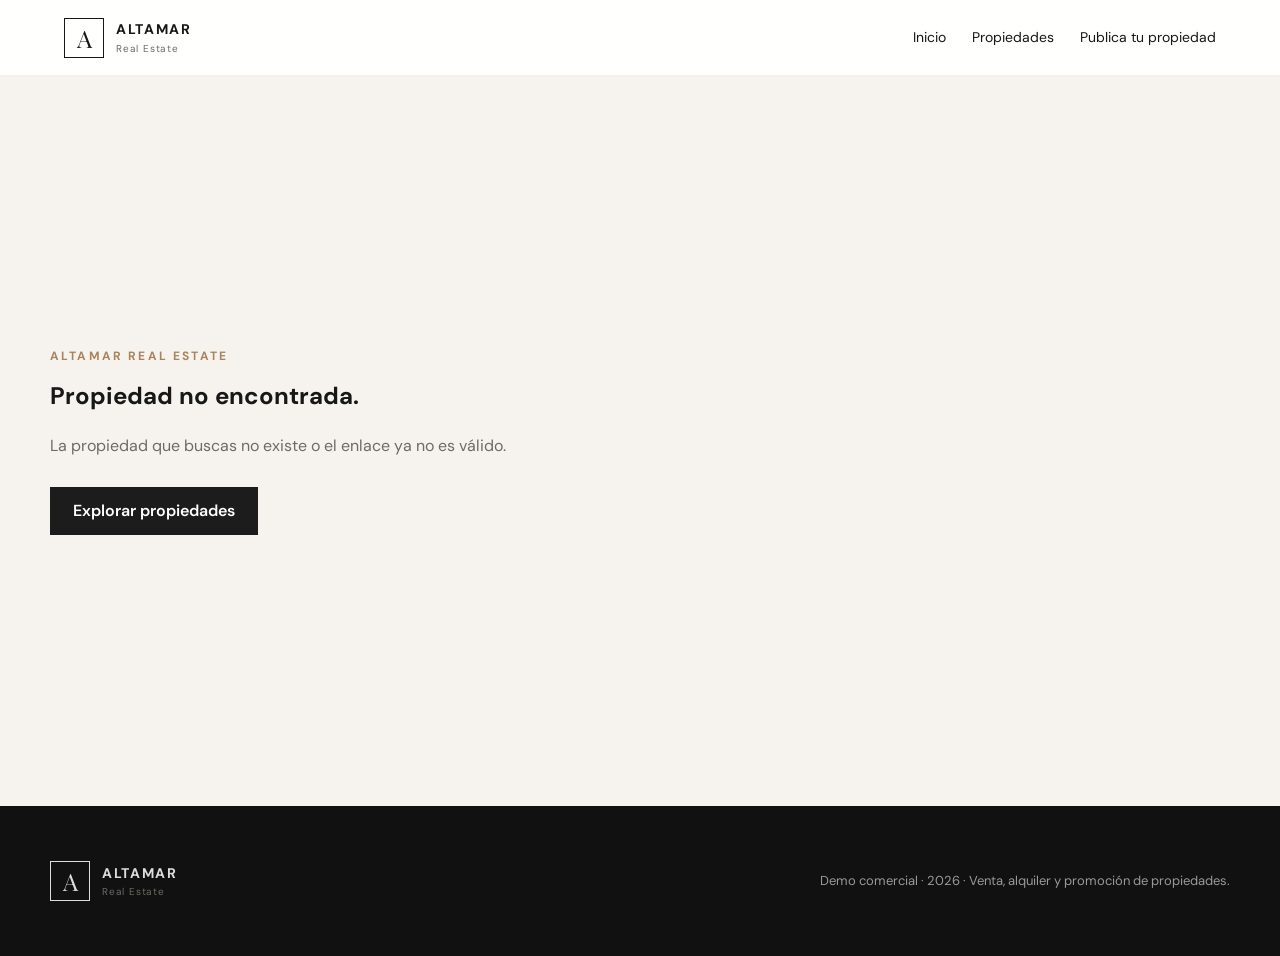
<file: propiedad.html>
<!doctype html>
<html lang="es">

<head>
    <meta charset="utf-8">

    <meta
        name="viewport"
        content="width=device-width, initial-scale=1"
    >

    <title>Propiedad | Altamar</title>

    <link rel="stylesheet" href="style.css">
</head>


<body>

    <!-- =========================================
         HEADER
    ========================================== -->

    <header class="header">

        <a class="brand" href="index.html">

            <span class="brand-mark">
                A
            </span>

            <span>
                <strong>ALTAMAR</strong>
                <small>Real Estate</small>
            </span>

        </a>


        <button
            class="menu-btn"
            id="menuBtn"
            aria-label="Menú"
        >
            ☰
        </button>


        <nav class="nav" id="nav">

            <a href="index.html">
                Inicio
            </a>

            <a href="index.html#categorias">
                Propiedades
            </a>

            <a href="publica.html">
                Publica tu propiedad
            </a>

        </nav>

    </header>


    <!-- =========================================
         CONTENIDO DE LA PROPIEDAD
    ========================================== -->

    <main id="propertyMain"></main>


    <!-- =========================================
         FOOTER
    ========================================== -->

    <footer class="footer">

        <div class="inner">

            <div class="brand">

                <span class="brand-mark">
                    A
                </span>

                <span>
                    <strong>ALTAMAR</strong>
                    <small>Real Estate</small>
                </span>

            </div>


            <p>
                Demo comercial ·
                <span id="year"></span>
                · Venta, alquiler y promoción de propiedades.
            </p>

        </div>

    </footer>


    <!-- =========================================
         DATOS DE PROPIEDADES
    ========================================== -->

    <script src="js/propiedades.js"></script>


    <!-- =========================================
         JAVASCRIPT
    ========================================== -->

    <script>

        /* ========================================
           OBTENER ID DE LA PROPIEDAD
        ======================================== */

        const params =
            new URLSearchParams(window.location.search);

        const id =
            params.get('id');


        /* ========================================
           BUSCAR PROPIEDAD
        ======================================== */

        const propiedad =
            PROPIEDADES.find(
                item => item.id === id
            );


        const propertyMain =
            document.getElementById('propertyMain');


        /* ========================================
           PROPIEDAD NO ENCONTRADA
        ======================================== */

        if (!propiedad) {

            document.title =
                'Propiedad no encontrada | Altamar';

            propertyMain.innerHTML = `

                <section class="section">

                    <div
                        class="inner"
                        style="
                            min-height: 60vh;
                            display: flex;
                            flex-direction: column;
                            justify-content: center;
                            align-items: flex-start;
                        "
                    >

                        <span class="kicker">
                            ALTAMAR REAL ESTATE
                        </span>

                        <h1
                            style="
                                margin-top: 10px;
                                margin-bottom: 18px;
                            "
                        >
                            Propiedad no encontrada.
                        </h1>

                        <p class="lead">
                            La propiedad que buscas no existe
                            o el enlace ya no es válido.
                        </p>

                        <div class="actions">

                            <a
                                class="btn btn-dark"
                                href="index.html#categorias"
                            >
                                Explorar propiedades
                            </a>

                        </div>

                    </div>

                </section>

            `;

        } else {


            /* ========================================
               TÍTULO DEL NAVEGADOR
            ======================================== */

            document.title =
                propiedad.nombre + ' | Altamar';


            /* ========================================
               ESTADO
            ======================================== */

            const estadoTexto =
                propiedad.disponible
                    ? 'Disponible'
                    : 'No disponible';


            /* ========================================
               GALERÍA
            ======================================== */

            const galeria = [

                propiedad.imagen,

                'https://images.unsplash.com/photo-1600585154340-be6161a56a0c?auto=format&fit=crop&w=1200&q=85',

                'https://images.unsplash.com/photo-1600566753086-00f18fb6b3ea?auto=format&fit=crop&w=1200&q=85',

                'https://images.unsplash.com/photo-1560185008-b033106af5c3?auto=format&fit=crop&w=1200&q=85',

                'https://images.unsplash.com/photo-1600210492486-724fe5c67fb0?auto=format&fit=crop&w=1200&q=85'

            ];


            /* ========================================
               PROPIEDADES SIMILARES DISPONIBLES
            ======================================== */

            const similaresMismaCategoria =
                PROPIEDADES.filter(
                    item =>
                        item.id !== propiedad.id &&
                        item.categoria === propiedad.categoria &&
                        item.disponible === true
                );


            const otrasPropiedades =
                PROPIEDADES.filter(
                    item =>
                        item.id !== propiedad.id &&
                        item.categoria !== propiedad.categoria &&
                        item.disponible === true
                );


            const propiedadesSimilares = [
                ...similaresMismaCategoria,
                ...otrasPropiedades
            ].slice(0, 3);


            /* ========================================
               CREAR TARJETA
            ======================================== */

            function crearTarjeta(item) {

                return `

                    <a
                        class="property-card"
                        href="propiedad.html?id=${item.id}"
                    >

                        <img
                            src="${item.imagen}"
                            alt="${item.nombre}"
                            loading="lazy"
                        >


                        <div class="property-body">

                            <span class="status">
                                ● Disponible
                            </span>


                            <p class="meta">
                                ${item.categoria}
                                ·
                                ${item.ubicacion}
                            </p>


                            <h3>
                                ${item.nombre}
                            </h3>


                            <p class="price">
                                ${item.precio}
                            </p>


                            <strong>
                                Ver propiedad →
                            </strong>

                        </div>

                    </a>

                `;

            }


            /* ========================================
               CREAR PÁGINA
            ======================================== */

            propertyMain.innerHTML = `


                <!-- =================================
                     HERO
                ================================== -->

                <section
                    class="hero detail-hero"
                    style="
                        background-image:
                        url('${propiedad.imagen}');
                    "
                >

                    <div class="hero-content">

                        <span class="eyebrow">

                            ${propiedad.operacion.toUpperCase()}
                            ·
                            ${propiedad.categoria.toUpperCase()}

                        </span>


                        <h1>
                            ${propiedad.nombre}
                        </h1>


                        <p>
                            ${propiedad.ubicacion}
                        </p>


                        <p
                            style="
                                font-size: 30px;
                                font-weight: 700;
                                margin-top: 14px;
                            "
                        >
                            ${propiedad.precio}
                        </p>


                        <div class="actions">

                            <a
                                class="btn btn-light"
                                href="#detalle"
                            >
                                Ver detalles
                            </a>


                            <a
                                class="btn btn-outline"
                                href="index.html#categorias"
                            >
                                Explorar categorías
                            </a>

                        </div>

                    </div>

                </section>


                <!-- =================================
                     ESTADÍSTICAS
                ================================== -->

                <section class="stats">

                    <div>

                        <strong>
                            ${propiedad.habitaciones}
                        </strong>

                        <span>
                            Habitaciones
                        </span>

                    </div>


                    <div>

                        <strong>
                            ${propiedad.banos}
                        </strong>

                        <span>
                            Baños
                        </span>

                    </div>


                    <div>

                        <strong>
                            ${propiedad.area}
                        </strong>

                        <span>
                            Área
                        </span>

                    </div>


                    <div>

                        <strong>
                            ${propiedad.parking}
                        </strong>

                        <span>
                            Estacionamientos
                        </span>

                    </div>


                    <div>

                        <strong
                            style="
                                color:
                                ${propiedad.disponible
                                    ? 'var(--green)'
                                    : '#8b3a3a'};
                            "
                        >
                            ${estadoTexto}
                        </strong>

                        <span>
                            Estado actual
                        </span>

                    </div>

                </section>


                <!-- =================================
                     DETALLES
                ================================== -->

                <section
                    class="section"
                    id="detalle"
                >

                    <div class="inner two-col">


                        <!-- DESCRIPCIÓN -->

                        <div>

                            <span class="kicker">
                                UNA OPORTUNIDAD PARA DESCUBRIR
                            </span>


                            <h2>
                                ${propiedad.nombre}
                            </h2>


                            <p class="lead">

                                Propiedad de demostración preparada
                                para sustituir por la información real
                                del cliente.

                                La estructura admite descripción,
                                condiciones, características,
                                amenidades y detalles específicos
                                según sea apartamento, alquiler
                                temporal o terreno.

                            </p>


                            <div
                                class="chips"
                                style="margin-top: 25px;"
                            >

                                <span class="chip">
                                    ${propiedad.categoria}
                                </span>


                                <span class="chip">
                                    ${propiedad.operacion}
                                </span>


                                <span class="chip">
                                    ${propiedad.area}
                                </span>

                            </div>

                        </div>


                        <!-- FICHA RÁPIDA -->

                        <div class="form-card">

                            <span class="status">
                                ● ${estadoTexto}
                            </span>


                            <h3
                                style="
                                    font-family: 'Playfair Display';
                                    font-size: 30px;
                                    margin: 16px 0;
                                "
                            >
                                Ficha rápida
                            </h3>


                            <p>
                                <strong>Ubicación:</strong>
                                ${propiedad.ubicacion}
                            </p>


                            <p>
                                <strong>Precio:</strong>
                                ${propiedad.precio}
                            </p>


                            <p>
                                <strong>Área:</strong>
                                ${propiedad.area}
                            </p>


                            <p>
                                <strong>Habitaciones:</strong>
                                ${propiedad.habitaciones}
                            </p>


                            <p>
                                <strong>Baños:</strong>
                                ${propiedad.banos}
                            </p>


                            <p>
                                <strong>Estacionamientos:</strong>
                                ${propiedad.parking}
                            </p>

                        </div>

                    </div>

                </section>


                <!-- =================================
                     GALERÍA
                ================================== -->

                <section
                    class="section"
                    style="background: white;"
                >

                    <div class="inner">

                        <span class="kicker">
                            GALERÍA
                        </span>


                        <h2>
                            Conoce cada espacio.
                        </h2>


                        <div class="gallery">

                            ${galeria.map(imagen => `

                                <img
                                    src="${imagen}"
                                    alt="${propiedad.nombre}"
                                    loading="lazy"
                                >

                            `).join('')}

                        </div>

                    </div>

                </section>


                <!-- =================================
                     UBICACIÓN + QR
                ================================== -->

                <section class="section">

                    <div class="inner two-col">


                        <!-- UBICACIÓN -->

                        <div>

                            <span class="kicker">
                                UBICACIÓN
                            </span>


                            <h2>
                                ${propiedad.ubicacion}
                            </h2>


                            <p class="lead">

                                En la versión final se coloca
                                el mapa y las referencias reales
                                correspondientes a esta propiedad.

                            </p>


                            <iframe
                                title="Mapa de ${propiedad.nombre}"
                                src="https://www.google.com/maps?q=Panama&output=embed"
                                style="
                                    width: 100%;
                                    height: 330px;
                                    border: 0;
                                    margin-top: 25px;
                                "
                                loading="lazy"
                            ></iframe>

                        </div>


                        <!-- QR -->

                        <div>

                            <span class="kicker">
                                CÓDIGO QR INDIVIDUAL
                            </span>


                            <h2>
                                Comparte esta propiedad.
                            </h2>


                            <div class="qr-box">

                                <img
                                    src="assets/qr/${propiedad.id}.png"
                                    alt="QR ${propiedad.nombre}"
                                >


                                <div>

                                    <p>
                                        Este código QR abre directamente
                                        la ficha de esta propiedad.
                                    </p>


                                    <a
                                        class="btn btn-dark"
                                        style="margin-top: 16px;"
                                        href="assets/qr/${propiedad.id}.png"
                                        download="QR-${propiedad.id}.png"
                                    >
                                        Descargar QR
                                    </a>

                                </div>

                            </div>

                        </div>

                    </div>

                </section>


                <!-- =================================
                     SOLICITAR INFORMACIÓN
                ================================== -->

                <section
                    class="section"
                    style="background: #eee8df;"
                >

                    <div class="inner two-col">


                        <!-- TEXTO -->

                        <div>

                            <span class="kicker">
                                SOLICITAR INFORMACIÓN
                            </span>


                            <h2>
                                ¿Te interesa esta propiedad?
                            </h2>


                            <p class="lead">

                                Déjanos tus datos.
                                El asesor recibe la solicitud
                                de forma privada.

                            </p>

                        </div>


                        <!-- FORMULARIO -->

                        <form
                            class="form-card"
                            name="consulta-propiedad"
                            method="POST"
                            data-netlify="true"
                        >

                            <input
                                type="hidden"
                                name="form-name"
                                value="consulta-propiedad"
                            >


                            <input
                                type="hidden"
                                name="propiedad"
                                value="${propiedad.nombre}"
                            >


                            <div class="form-grid">


                                <div class="field">

                                    <label for="nombre">
                                        Nombre
                                    </label>


                                    <input
                                        id="nombre"
                                        name="nombre"
                                        type="text"
                                        autocomplete="name"
                                        required
                                    >

                                </div>


                                <div class="field">

                                    <label for="telefono">
                                        Teléfono / WhatsApp
                                    </label>


                                    <input
                                        id="telefono"
                                        name="telefono"
                                        type="tel"
                                        autocomplete="tel"
                                        required
                                    >

                                </div>


                                <div class="field full">

                                    <label for="mensaje">
                                        Mensaje
                                    </label>


                                    <textarea
                                        id="mensaje"
                                        name="mensaje"
                                    >Me interesa ${propiedad.nombre}.</textarea>

                                </div>


                                <div class="field full">

                                    <button
                                        class="btn btn-dark"
                                        type="submit"
                                    >
                                        Enviar consulta
                                    </button>

                                </div>

                            </div>

                        </form>

                    </div>

                </section>


                <!-- =================================
                     PROPIEDADES SIMILARES
                ================================== -->

                <section class="section similar">

                    <div class="inner">

                        <span class="kicker">
                            SIGUE EXPLORANDO
                        </span>


                        <h2>
                            Otras propiedades.
                        </h2>


                        ${
                            propiedadesSimilares.length > 0

                                ? `

                                    <div class="property-grid">

                                        ${propiedadesSimilares
                                            .map(crearTarjeta)
                                            .join('')}

                                    </div>

                                `

                                : `

                                    <div class="empty">

                                        <strong>
                                            No hay otras propiedades
                                            disponibles por el momento.
                                        </strong>

                                    </div>

                                `
                        }


                        <div class="actions">

                            <a
                                class="btn btn-dark"
                                href="index.html#categorias"
                            >
                                Ver todas las categorías
                            </a>

                        </div>

                    </div>

                </section>

            `;

        }


        /* ========================================
           MENÚ MÓVIL
        ======================================== */

        const menuBtn =
            document.getElementById('menuBtn');

        const nav =
            document.getElementById('nav');


        if (menuBtn && nav) {

            menuBtn.addEventListener(
                'click',
                () => {

                    nav.classList.toggle('open');

                }
            );

        }


        /* ========================================
           AÑO AUTOMÁTICO
        ======================================== */

        const year =
            document.getElementById('year');


        if (year) {

            year.textContent =
                new Date().getFullYear();

        }

    </script>


</body>

</html>
</file>
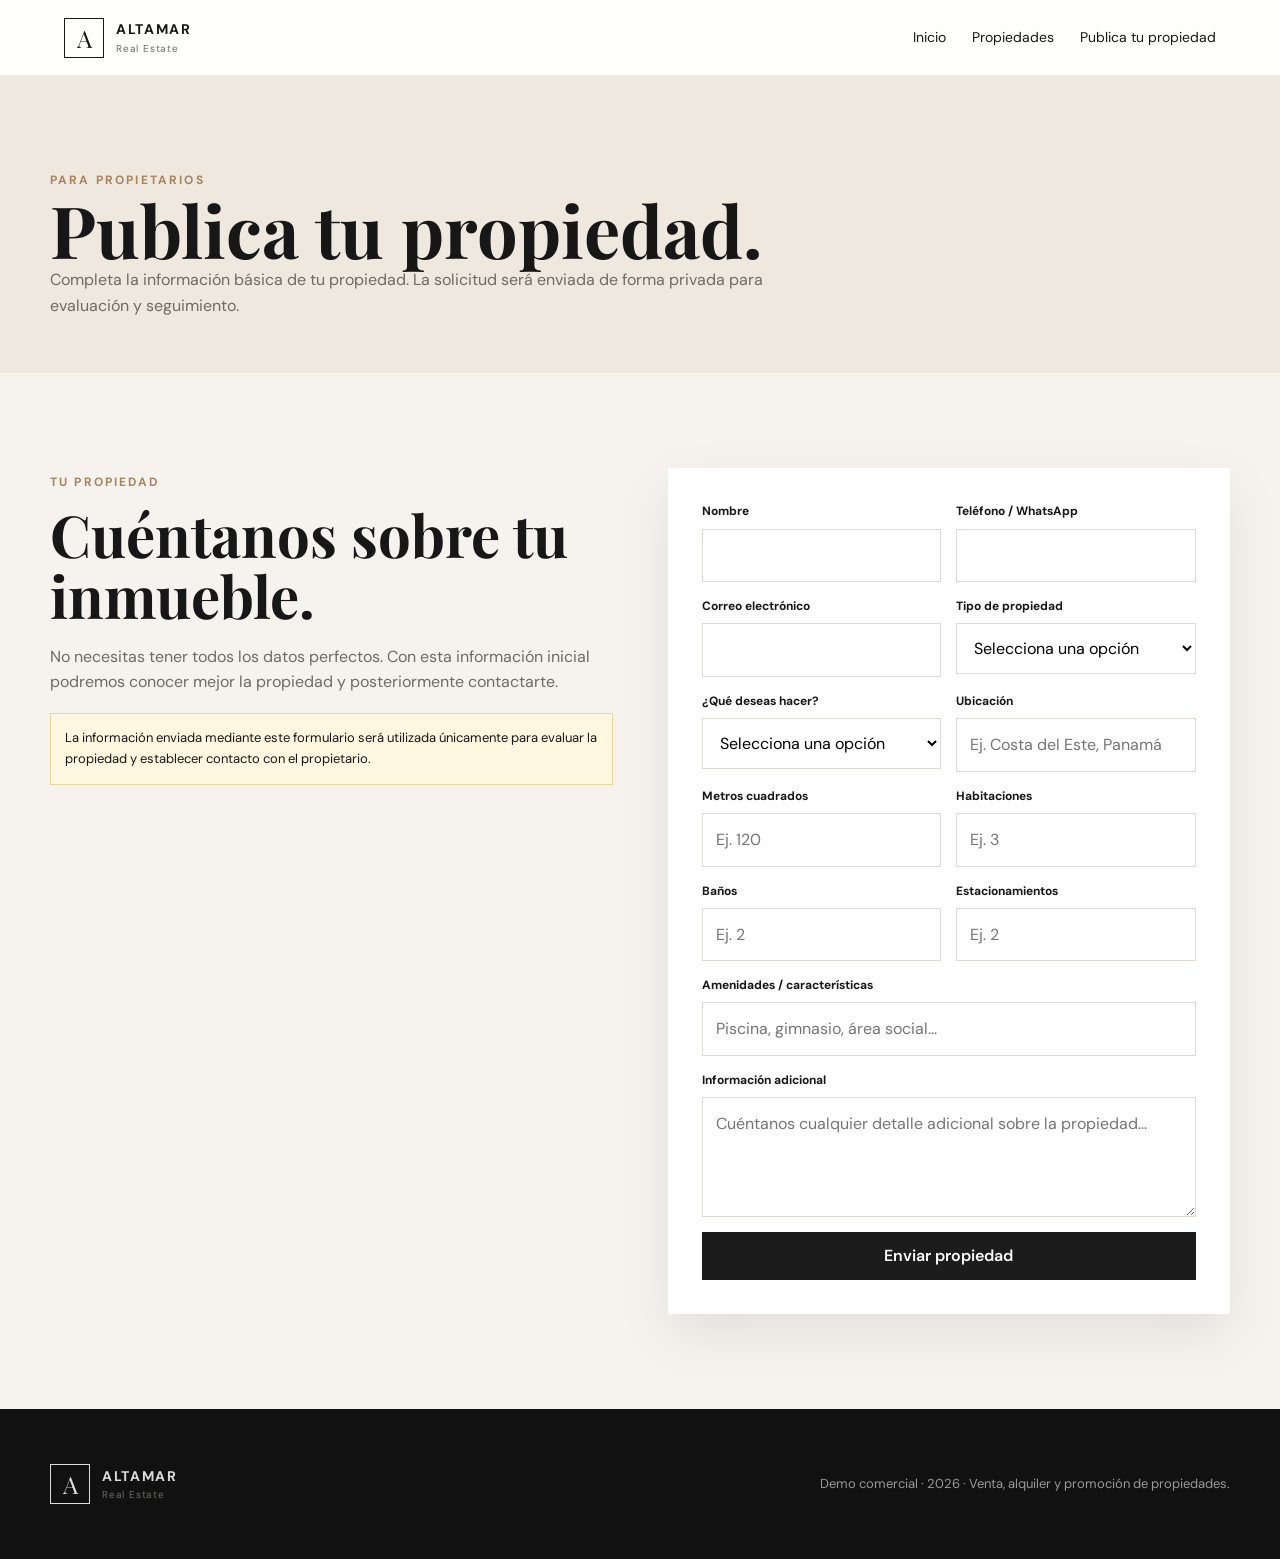
<file: publica.html>
<!doctype html>
<html lang="es">

<head>
    <meta charset="utf-8">
    <meta name="viewport" content="width=device-width, initial-scale=1">

    <title>Publica tu propiedad | Altamar</title>

    <link rel="stylesheet" href="style.css">
</head>

<body>

    <!-- =========================================
         HEADER
    ========================================== -->
    <header class="header">

        <a class="brand" href="index.html">
            <span class="brand-mark">A</span>

            <span>
                <strong>ALTAMAR</strong>
                <small>Real Estate</small>
            </span>
        </a>

        <button
            class="menu-btn"
            id="menuBtn"
            aria-label="Menú"
        >
            ☰
        </button>

            <nav class="nav" id="nav">

            <a href="index.html">
                Inicio
            </a>

            <a href="index.html#categorias">
                Propiedades
            </a>

            <a href="publica.html">
                Publica tu propiedad
            </a>

        </nav>

    </header>


    <!-- =========================================
         CONTENIDO PRINCIPAL
    ========================================== -->
    <main>

        <!-- ENCABEZADO -->
        <section class="page-head">

            <div class="inner">

                <span class="kicker">
                    PARA PROPIETARIOS
                </span>

                <h1 class="page-title">
                    Publica tu propiedad.
                </h1>

                <p class="lead">
                    Completa la información básica de tu propiedad.
                    La solicitud será enviada de forma privada para
                    evaluación y seguimiento.
                </p>

            </div>

        </section>


        <!-- =====================================
             FORMULARIO
        ====================================== -->
        <section class="section">

            <div class="inner two-col">

                <!-- INFORMACIÓN -->
                <div>

                    <span class="kicker">
                        TU PROPIEDAD
                    </span>

                    <h2>
                        Cuéntanos sobre tu inmueble.
                    </h2>

                    <p class="lead">
                        No necesitas tener todos los datos perfectos.
                        Con esta información inicial podremos conocer
                        mejor la propiedad y posteriormente contactarte.
                    </p>

                    <div class="notice">
                        La información enviada mediante este formulario
                        será utilizada únicamente para evaluar la propiedad
                        y establecer contacto con el propietario.
                    </div>

                </div>


                <!-- FORMULARIO -->
                <form
                    class="form-card"
                    name="publicar-propiedad"
                    method="POST"
                    data-netlify="true"
                    netlify-honeypot="bot-field"
                    id="propertyForm"
                >

                    <input
                        type="hidden"
                        name="form-name"
                        value="publicar-propiedad"
                    >

                    <p hidden>
                        <label>
                            No llenar este campo:
                            <input name="bot-field">
                        </label>
                    </p>


                    <div class="form-grid">


                        <!-- NOMBRE -->
                        <div class="field">

                            <label for="nombre">
                                Nombre
                            </label>

                            <input
                                id="nombre"
                                name="nombre"
                                type="text"
                                autocomplete="name"
                                required
                            >

                        </div>


                        <!-- TELÉFONO -->
                        <div class="field">

                            <label for="telefono">
                                Teléfono / WhatsApp
                            </label>

                            <input
                                id="telefono"
                                name="telefono"
                                type="tel"
                                autocomplete="tel"
                                required
                            >

                        </div>


                        <!-- CORREO -->
                        <div class="field">

                            <label for="email">
                                Correo electrónico
                            </label>

                            <input
                                id="email"
                                type="email"
                                name="email"
                                autocomplete="email"
                            >

                        </div>


                        <!-- TIPO DE PROPIEDAD -->
                        <div class="field">

                            <label for="tipo">
                                Tipo de propiedad
                            </label>

                            <select
                                id="tipo"
                                name="tipo"
                                required
                            >

                                <option value="" selected disabled>
                                    Selecciona una opción
                                </option>

                                <option value="Apartamento">
                                    Apartamento
                                </option>

                                <option value="Casa">
                                    Casa
                                </option>

                                <option value="Airbnb">
                                    Airbnb
                                </option>

                                <option value="Lote / terreno">
                                    Lote / terreno
                                </option>

                                <option value="Otro">
                                    Otro
                                </option>

                            </select>

                        </div>


                        <!-- OBJETIVO -->
                        <div class="field">

                            <label for="objetivo">
                                ¿Qué deseas hacer?
                            </label>

                            <select
                                id="objetivo"
                                name="objetivo"
                                required
                            >

                                <option value="" selected disabled>
                                    Selecciona una opción
                                </option>

                                <option value="Vender">
                                    Vender
                                </option>

                                <option value="Alquilar">
                                    Alquilar
                                </option>

                                <option value="Alquiler temporal">
                                    Alquiler temporal
                                </option>

                            </select>

                        </div>


                        <!-- UBICACIÓN -->
                        <div class="field">

                            <label for="ubicacion">
                                Ubicación
                            </label>

                            <input
                                id="ubicacion"
                                name="ubicacion"
                                type="text"
                                placeholder="Ej. Costa del Este, Panamá"
                                required
                            >

                        </div>


                        <!-- METROS -->
                        <div class="field">

                            <label for="metros">
                                Metros cuadrados
                            </label>

                            <input
                                id="metros"
                                name="metros"
                                type="number"
                                min="0"
                                placeholder="Ej. 120"
                            >

                        </div>


                        <!-- HABITACIONES -->
                        <div class="field">

                            <label for="habitaciones">
                                Habitaciones
                            </label>

                            <input
                                id="habitaciones"
                                name="habitaciones"
                                type="number"
                                min="0"
                                placeholder="Ej. 3"
                            >

                        </div>


                        <!-- BAÑOS -->
                        <div class="field">

                            <label for="banos">
                                Baños
                            </label>

                            <input
                                id="banos"
                                name="banos"
                                type="number"
                                min="0"
                                placeholder="Ej. 2"
                            >

                        </div>


                        <!-- ESTACIONAMIENTOS -->
                        <div class="field">

                            <label for="estacionamientos">
                                Estacionamientos
                            </label>

                            <input
                                id="estacionamientos"
                                name="estacionamientos"
                                type="number"
                                min="0"
                                placeholder="Ej. 2"
                            >

                        </div>


                        <!-- AMENIDADES -->
                        <div class="field full">

                            <label for="amenidades">
                                Amenidades / características
                            </label>

                            <input
                                id="amenidades"
                                name="amenidades"
                                type="text"
                                placeholder="Piscina, gimnasio, área social..."
                            >

                        </div>


                        <!-- COMENTARIOS -->
                        <div class="field full">

                            <label for="comentarios">
                                Información adicional
                            </label>

                            <textarea
                                id="comentarios"
                                name="comentarios"
                                placeholder="Cuéntanos cualquier detalle adicional sobre la propiedad..."
                            ></textarea>

                        </div>


                        <!-- BOTÓN -->
                        <div class="field full">

                            <button
                                class="btn btn-dark"
                                type="submit"
                                id="submitBtn"
                            >
                                Enviar propiedad
                            </button>

                            <div
                                id="formMessage"
                                role="status"
                                aria-live="polite"
                                style="display:none; margin-top:18px; padding:18px; border-radius:14px;"
                            ></div>

                        </div>

                    </div>

                </form>

            </div>

        </section>

    </main>


    <!-- =========================================
         FOOTER
    ========================================== -->
    <footer class="footer">

        <div class="inner">

            <div class="brand">

                <span class="brand-mark">
                    A
                </span>

                <span>
                    <strong>ALTAMAR</strong>
                    <small>Real Estate</small>
                </span>

            </div>

            <p>
                Demo comercial ·
                <span id="year"></span>
                · Venta, alquiler y promoción de propiedades.
            </p>

        </div>

    </footer>


    <!-- =========================================
         JAVASCRIPT
    ========================================== -->
    <script>

        /* Menú móvil */
        const menuBtn = document.getElementById('menuBtn');
        const nav = document.getElementById('nav');

        if (menuBtn) {
            menuBtn.onclick = () => {
                nav.classList.toggle('open');
            };
        }


        /* Año automático */
        const year = document.getElementById('year');

        if (year) {
            year.textContent = new Date().getFullYear();
        }


        /* Envío del formulario con Netlify Forms */
        const propertyForm = document.getElementById('propertyForm');
        const submitBtn = document.getElementById('submitBtn');
        const formMessage = document.getElementById('formMessage');

        function encodeFormData(formData) {
            return new URLSearchParams(formData).toString();
        }

        if (propertyForm) {
            propertyForm.addEventListener('submit', async (event) => {
                event.preventDefault();

                submitBtn.disabled = true;
                submitBtn.textContent = 'Enviando...';
                formMessage.style.display = 'none';

                try {
                    const formData = new FormData(propertyForm);

                    const response = await fetch('/', {
                        method: 'POST',
                        headers: {
                            'Content-Type': 'application/x-www-form-urlencoded'
                        },
                        body: encodeFormData(formData)
                    });

                    if (!response.ok) {
                        throw new Error('No se pudo enviar el formulario.');
                    }

                    propertyForm.reset();

                    formMessage.innerHTML = `
                        <strong>✓ Solicitud recibida</strong><br>
                        Gracias por compartir tu propiedad. Hemos recibido la información correctamente
                        y será revisada para darle seguimiento.
                    `;
                    formMessage.style.display = 'block';
                    formMessage.style.background = '#eef8f0';
                    formMessage.style.border = '1px solid #b8ddc0';

                    formMessage.scrollIntoView({
                        behavior: 'smooth',
                        block: 'center'
                    });

                } catch (error) {
                    console.error('Error enviando formulario:', error);

                    formMessage.innerHTML = `
                        <strong>No pudimos enviar la solicitud.</strong><br>
                        Inténtalo nuevamente en unos momentos.
                    `;
                    formMessage.style.display = 'block';
                    formMessage.style.background = '#fff3f3';
                    formMessage.style.border = '1px solid #e4b8b8';

                } finally {
                    submitBtn.disabled = false;
                    submitBtn.textContent = 'Enviar propiedad';
                }
            });
        }

    </script>

</body>

</html>
</file>
<file: style.css>
@import url('https://fonts.googleapis.com/css2?family=DM+Sans:wght@400;500;600;700&family=Playfair+Display:wght@600;700&display=swap');

/* ==========================================
   VARIABLES
========================================== */

:root {
    --bg: #f6f3ee;
    --surface: #fff;
    --text: #171717;
    --muted: #6e6a64;
    --line: #ded9d1;
    --accent: #a8835c;
    --dark: #1c1c1c;
    --green: #2d7a45;
    --max: 1180px;
    --shadow: 0 20px 50px rgba(0, 0, 0, .08);
}


/* ==========================================
   GENERAL
========================================== */

* {
    box-sizing: border-box;
    margin: 0;
    padding: 0;
}

html {
    scroll-behavior: smooth;
}

body {
    font-family: 'DM Sans', sans-serif;
    background: var(--bg);
    color: var(--text);
    line-height: 1.6;
}

a {
    text-decoration: none;
    color: inherit;
}

img {
    display: block;
    width: 100%;
}

button,
input,
select,
textarea {
    font: inherit;
}


/* ==========================================
   HEADER
========================================== */

.header {
    position: sticky;
    top: 0;
    z-index: 50;

    height: 76px;

    padding: 0 clamp(20px, 5vw, 72px);

    display: flex;
    align-items: center;
    justify-content: space-between;

    background: rgba(255, 255, 255, .94);

    backdrop-filter: blur(14px);

    border-bottom: 1px solid rgba(0, 0, 0, .06);
}

.brand {
    display: flex;
    align-items: center;
    gap: 12px;
}

.brand-mark {
    width: 40px;
    height: 40px;

    border: 1px solid;

    display: grid;
    place-items: center;

    font-family: 'Playfair Display';
    font-size: 24px;
}

.brand strong {
    display: block;

    letter-spacing: .12em;

    font-size: 14px;
}

.brand small {
    display: block;

    color: var(--muted);

    font-size: 10px;

    letter-spacing: .08em;
}


/* ==========================================
   NAVEGACIÓN
========================================== */

.nav {
    display: flex;
    gap: 26px;
    align-items: center;

    font-size: 14px;
}

.nav-cta {
    border: 1px solid;

    padding: 9px 15px;
}

.menu-btn {
    display: none;

    border: 0;

    background: none;

    font-size: 24px;
}


/* ==========================================
   HERO
========================================== */

.hero {
    min-height: 82vh;

    position: relative;

    display: flex;
    align-items: flex-end;

    padding: 120px clamp(24px, 7vw, 100px) 80px;

    color: white;

    background-position: center;
    background-size: cover;
    background-repeat: no-repeat;
}

.hero::after {
    content: '';

    position: absolute;
    inset: 0;

    background: linear-gradient(
        90deg,
        rgba(0, 0, 0, .72),
        rgba(0, 0, 0, .18)
    );
}

.hero-content {
    position: relative;

    z-index: 2;

    max-width: 850px;
}

.eyebrow,
.kicker {
    font-size: 12px;
    font-weight: 700;

    letter-spacing: .18em;
}

.hero h1,
.section h2,
.page-title {
    font-family: 'Playfair Display';

    line-height: 1.05;
}

.hero h1 {
    font-size: clamp(50px, 7vw, 90px);

    margin: 14px 0;
}

.hero p {
    font-size: 19px;

    max-width: 650px;
}


/* ==========================================
   BOTONES
========================================== */

.actions {
    display: flex;
    flex-wrap: wrap;

    gap: 12px;

    margin-top: 28px;
}

.btn {
    display: inline-flex;

    align-items: center;
    justify-content: center;

    min-height: 48px;

    padding: 0 22px;

    font-weight: 600;

    border: 1px solid transparent;

    cursor: pointer;
}

.btn-light {
    background: white;

    color: #111;
}

.btn-dark {
    background: var(--dark);

    color: white;
}

.btn-outline {
    border-color: currentColor;
}

.btn-soft {
    background: #e9e2d8;
}


/* ==========================================
   SECCIONES
========================================== */

.section {
    padding: 95px 24px;
}

.inner {
    width: min(var(--max), 100%);

    margin: auto;
}

.section h2 {
    font-size: clamp(36px, 5vw, 58px);

    margin: 10px 0 18px;
}

.kicker {
    color: var(--accent);
}

.lead {
    color: var(--muted);

    max-width: 720px;
}


/* ==========================================
   CATEGORÍAS
========================================== */

.category-grid {
    display: grid;

    grid-template-columns: repeat(2, minmax(0, 1fr));

    gap: 22px;

    margin-top: 36px;
}

.category-card {
    width: 100%;

    min-height: 340px;

    display: flex;

    flex-direction: column;

    justify-content: space-between;

    background: white;

    box-shadow: var(--shadow);

    transition: transform .25s ease;
}

.category-card:hover {
    transform: translateY(-5px);
}


/* ==========================================
   CATEGORÍAS VISUALES
========================================== */

.category-card.category-visual {
    position: relative;

    min-height: 340px;

    padding: 0;

    overflow: hidden;

    color: #fff;

    background-image: var(--category-image);
    background-size: cover;
    background-position: center;

    box-shadow: var(--shadow);

    isolation: isolate;
}

.category-card.category-visual::before {
    content: '';

    position: absolute;
    inset: 0;

    background-image: var(--category-image);
    background-size: cover;
    background-position: center;

    transition: transform .55s ease;

    z-index: -2;
}

.category-card.category-visual::after {
    content: '';

    position: absolute;
    inset: 0;

    background: linear-gradient(
        180deg,
        rgba(0, 0, 0, .08) 15%,
        rgba(0, 0, 0, .72) 100%
    );

    z-index: -1;

    transition: background .35s ease;
}

.category-card.category-visual:hover {
    transform: translateY(-5px);
}

.category-card.category-visual:hover::before {
    transform: scale(1.055);
}

.category-card.category-visual:hover::after {
    background: linear-gradient(
        180deg,
        rgba(0, 0, 0, .03) 10%,
        rgba(0, 0, 0, .82) 100%
    );
}

.category-visual .category-shade {
    display: none;
}

.category-visual .category-content {
    position: absolute;

    inset: auto 0 0 0;

    padding: 34px;

    display: flex;

    flex-direction: column;

    align-items: flex-start;

    gap: 7px;
}

.category-visual .category-content small {
    font-size: 10px;
    font-weight: 700;

    letter-spacing: .18em;

    opacity: .82;
}

.category-visual .category-content strong {
    font-family: 'Playfair Display';

    font-size: 34px;

    line-height: 1.05;
}

.category-visual .category-content em {
    font-style: normal;

    font-size: 13px;

    color: rgba(255, 255, 255, .82);

    margin-bottom: 9px;
}

.category-visual .category-content b {
    font-size: 13px;
    font-weight: 600;

    border-bottom: 1px solid rgba(255, 255, 255, .65);

    padding-bottom: 3px;
}

.category-visual .category-content i {
    font-style: normal;

    display: inline-block;

    margin-left: 5px;

    transition: transform .25s ease;
}

.category-card.category-visual:hover .category-content i {
    transform: translateX(5px);
}


/* ==========================================
   IMPORTANTE:
   TODAS LAS CATEGORÍAS CONSERVAN EL MISMO TAMAÑO
========================================== */

.category-grid .category-visual {
    grid-column: auto;
}


/* ==========================================
   PROPIEDADES
========================================== */

.property-grid {
    display: grid;

    grid-template-columns: repeat(3, 1fr);

    gap: 22px;

    margin-top: 36px;
}

.property-card {
    background: white;

    box-shadow: var(--shadow);

    overflow: hidden;

    transition: .25s;
}

.property-card:hover {
    transform: translateY(-4px);
}

.property-card img {
    height: 240px;

    object-fit: cover;
}

.property-body {
    padding: 22px;
}

.meta {
    color: var(--muted);

    font-size: 13px;
}

.property-body h3 {
    font-family: 'Playfair Display';

    font-size: 25px;

    margin: 6px 0;
}

.price {
    font-weight: 700;

    font-size: 19px;

    margin: 10px 0;
}

.chips {
    display: flex;

    flex-wrap: wrap;

    gap: 7px;

    margin: 14px 0;
}

.chip {
    background: #f0ece6;

    padding: 6px 9px;

    font-size: 11px;
}

.status {
    display: inline-block;

    color: var(--green);

    background: #edf7ef;

    padding: 6px 9px;

    font-size: 11px;
    font-weight: 700;
}


/* ==========================================
   BANDAS
========================================== */

.band {
    background: var(--dark);

    color: white;
}

.band .inner {
    display: grid;

    grid-template-columns: 1.1fr .9fr;

    gap: 60px;

    align-items: center;
}

.band p {
    color: #cfcfcf;
}


/* ==========================================
   ENCABEZADO DE PÁGINAS
========================================== */

.page-head {
    padding: 90px 24px 55px;

    background: #eee8df;
}

.page-title {
    font-size: clamp(44px, 6vw, 72px);
}

.back-link {
    display: block;

    width: max-content;

    margin-bottom: 18px;

    color: var(--muted);

    font-size: 13px;
    font-weight: 700;
}

.back-link:hover {
    color: var(--text);
}


/* ==========================================
   FILTROS
========================================== */

.filters {
    display: flex;

    gap: 9px;

    flex-wrap: wrap;

    margin-top: 24px;
}

.filter {
    border: 1px solid var(--line);

    background: white;

    padding: 10px 15px;

    cursor: pointer;
}

.filter.active {
    background: var(--dark);

    color: white;
}


/* ==========================================
   FORMULARIOS
========================================== */

.form-card {
    background: white;

    padding: 34px;

    box-shadow: var(--shadow);
}

.form-grid {
    display: grid;

    grid-template-columns: 1fr 1fr;

    gap: 15px;
}

.field {
    display: flex;

    flex-direction: column;

    gap: 7px;
}

.field.full {
    grid-column: 1 / -1;
}

.field label {
    font-size: 12px;

    font-weight: 700;
}

.field input,
.field select,
.field textarea {
    border: 1px solid var(--line);

    padding: 13px;

    background: #fff;
}

.field textarea {
    min-height: 120px;

    resize: vertical;
}


/* ==========================================
   DOS COLUMNAS
========================================== */

.two-col {
    display: grid;

    grid-template-columns: 1fr 1fr;

    gap: 55px;

    align-items: start;
}


/* ==========================================
   DETALLE DE PROPIEDAD
========================================== */

.detail-hero {
    min-height: 76vh;
}

.stats {
    display: grid;

    grid-template-columns: repeat(5, 1fr);

    background: white;

    box-shadow: var(--shadow);

    width: min(1100px, calc(100% - 40px));

    margin: -35px auto 0;

    position: relative;

    z-index: 3;
}

.stats div {
    text-align: center;

    padding: 24px;

    border-right: 1px solid var(--line);
}

.stats strong {
    display: block;

    font-size: 21px;
}

.stats span {
    font-size: 11px;

    color: var(--muted);
}


/* ==========================================
   GALERÍA
========================================== */

.gallery {
    display: grid;

    grid-template-columns: 2fr 1fr 1fr;

    grid-template-rows: 250px 250px;

    gap: 10px;

    margin-top: 30px;
}

.gallery img {
    height: 100%;

    object-fit: cover;
}

.gallery img:first-child {
    grid-row: 1 / 3;
}


/* ==========================================
   QR
========================================== */

.qr-box {
    display: flex;

    gap: 28px;

    align-items: center;

    background: white;

    padding: 28px;

    box-shadow: var(--shadow);
}

.qr-box img {
    width: 150px;
}


/* ==========================================
   PROPIEDADES SIMILARES
========================================== */

.similar {
    background: white;
}


/* ==========================================
   AVISOS
========================================== */

.notice {
    background: #fff7df;

    border: 1px solid #ead79b;

    padding: 14px;

    margin-top: 18px;

    font-size: 13px;
}

.empty {
    padding: 50px;

    text-align: center;

    background: white;

    color: var(--muted);

    grid-column: 1 / -1;
}


/* ==========================================
   FOOTER
========================================== */

.footer {
    background: #111;

    color: #ddd;

    padding: 55px 24px;
}

.footer .inner {
    display: flex;

    justify-content: space-between;

    gap: 30px;

    align-items: center;
}

.footer p {
    color: #999;

    font-size: 13px;
}


/* ==========================================
   TABLET
========================================== */

@media (max-width: 850px) {

    .nav {
        display: none;

        position: absolute;

        top: 76px;
        left: 0;
        right: 0;

        background: white;

        padding: 20px;

        flex-direction: column;

        align-items: stretch;
    }

    .nav.open {
        display: flex;
    }

    .menu-btn {
        display: block;
    }

    .category-grid {
        grid-template-columns: repeat(2, minmax(0, 1fr));

        gap: 18px;
    }

    .category-card.category-visual {
        min-height: 300px;
    }

    .category-visual .category-content {
        padding: 26px;
    }

    .category-visual .category-content strong {
        font-size: 29px;
    }

    .property-grid {
        grid-template-columns: 1fr 1fr;
    }

    .two-col,
    .band .inner {
        grid-template-columns: 1fr;
    }

    .stats {
        display: flex;

        overflow-x: auto;
    }

    .stats div {
        min-width: 135px;
    }

    .gallery {
        display: flex;

        overflow-x: auto;
    }

    .gallery img {
        min-width: 82%;

        height: 300px;
    }

    .form-grid {
        grid-template-columns: 1fr;
    }

    .field.full {
        grid-column: auto;
    }

    .footer .inner {
        display: block;
    }

    .footer p {
        margin-top: 15px;
    }
}


/* ==========================================
   CELULAR
========================================== */

@media (max-width: 560px) {

    .hero {
        min-height: 76vh;

        padding: 100px 22px 55px;

        border-radius: 0 0 24px 24px;
    }

    .hero h1 {
        font-size: 46px;
    }

    .category-grid {
        grid-template-columns: 1fr;

        gap: 16px;
    }

    .category-card,
    .category-card.category-visual {
        min-height: 260px;

        grid-column: auto;

        border-radius: 16px;
    }

    .category-visual .category-content {
        padding: 24px;
    }

    .category-visual .category-content strong {
        font-size: 30px;
    }

    .category-visual .category-content em {
        font-size: 12px;
    }

    .property-grid {
        grid-template-columns: 1fr;
    }

    .section {
        padding: 68px 20px;
    }

    .property-card img {
        height: 220px;
    }

    .qr-box {
        display: block;
    }

    .qr-box img {
        margin-top: 20px;
    }

    .actions .btn {
        width: 100%;
    }

    .page-head {
        padding: 65px 20px 40px;
    }
}
/* =====================================================
   CATEGORÍAS DE LA PÁGINA PRINCIPAL
   Medianas, sin imágenes, emoji + descripción breve
===================================================== */

/* Solo las tarjetas que NO son las visuales del portafolio */
.category-card:not(.category-visual) {
    min-height: 150px;
    padding: 22px;
    background: #ffffff;
    box-shadow: 0 10px 30px rgba(0, 0, 0, 0.06);
    border: 1px solid var(--line);
    display: flex;
    flex-direction: column;
    justify-content: space-between;
    gap: 12px;
}

/* Emoji */
.category-card:not(.category-visual) span {
    font-size: 30px;
    line-height: 1;
}

/* Nombre de la categoría */
.category-card:not(.category-visual) strong {
    font-family: 'Playfair Display', serif;
    font-size: 19px;
    line-height: 1.2;
}

/* Descripción breve */
.category-card:not(.category-visual) small,
.category-card:not(.category-visual) p {
    color: var(--muted);
    font-size: 12px;
    line-height: 1.4;
}

/* COMPUTADORA: varias tarjetas medianas una al lado de otra */
.category-grid:has(.category-card:not(.category-visual)) {
    display: grid;
    grid-template-columns: repeat(3, 1fr);
    gap: 16px;
}

/* TABLET */
@media (max-width: 850px) {

    .category-grid:has(.category-card:not(.category-visual)) {
        grid-template-columns: repeat(2, 1fr);
    }

}

/* CELULAR */
@media (max-width: 560px) {

    .category-grid:has(.category-card:not(.category-visual)) {
        grid-template-columns: repeat(2, 1fr);
        gap: 10px;
    }

    .category-card:not(.category-visual) {
        min-height: 135px;
        padding: 16px;
    }

    .category-card:not(.category-visual) span {
        font-size: 25px;
    }

    .category-card:not(.category-visual) strong {
        font-size: 16px;
    }

    .category-card:not(.category-visual) small,
    .category-card:not(.category-visual) p {
        font-size: 11px;
    }

}
/* =====================================================
   FILTRO POR PROVINCIA
   Página de categorías
===================================================== */

.province-filter {
    margin-bottom: 18px;
    padding: 18px 20px;

    display: flex;
    align-items: center;
    justify-content: space-between;
    gap: 24px;

    background: #ffffff;

    border: 1px solid var(--line);

    box-shadow: 0 10px 30px rgba(0, 0, 0, .05);
}


/* ==========================================
   INFORMACIÓN DEL FILTRO
========================================== */

.province-filter-info {
    display: flex;
    align-items: center;
    gap: 14px;
}


.province-filter-icon {
    width: 42px;
    height: 42px;

    flex-shrink: 0;

    display: grid;
    place-items: center;

    background: var(--bg);

    border: 1px solid var(--line);

    font-size: 18px;
}


.province-filter-info strong {
    display: block;

    font-size: 14px;
    font-weight: 700;
}


.province-filter-info small {
    display: block;

    margin-top: 2px;

    color: var(--muted);

    font-size: 12px;
}


/* ==========================================
   SELECTOR
========================================== */

.province-filter-control {
    position: relative;

    min-width: 240px;
}


.province-filter-control select {
    width: 100%;
    height: 48px;

    padding: 0 42px 0 15px;

    border: 1px solid var(--line);

    border-radius: 0;

    background-color: #ffffff;

    color: var(--text);

    font-size: 13px;
    font-weight: 600;

    cursor: pointer;

    outline: none;

    transition:
        border-color .2s ease,
        box-shadow .2s ease;
}


.province-filter-control select:hover {
    border-color: var(--accent);
}


.province-filter-control select:focus {
    border-color: var(--accent);

    box-shadow:
        0 0 0 3px rgba(168, 131, 92, .12);
}


/* ==========================================
   RESULTADO
========================================== */

.filter-result {
    min-height: 20px;

    margin: 0 0 8px;

    color: var(--muted);

    font-size: 12px;
    font-weight: 600;
}


/* ==========================================
   ACCESIBILIDAD
========================================== */

.sr-only {
    position: absolute;

    width: 1px;
    height: 1px;

    padding: 0;
    margin: -1px;

    overflow: hidden;

    clip: rect(0, 0, 0, 0);

    white-space: nowrap;

    border: 0;
}


/* =====================================================
   TABLET
===================================================== */

@media (max-width: 850px) {

    .province-filter {
        align-items: stretch;

        flex-direction: column;

        gap: 16px;
    }


    .province-filter-control {
        width: 100%;

        min-width: 0;
    }

}


/* =====================================================
   CELULAR
===================================================== */

@media (max-width: 560px) {

    .province-filter {
        padding: 16px;

        margin-bottom: 16px;

        gap: 14px;
    }


    .province-filter-icon {
        width: 38px;
        height: 38px;

        font-size: 16px;
    }


    .province-filter-info strong {
        font-size: 13px;
    }


    .province-filter-info small {
        font-size: 11px;
    }


    .province-filter-control select {
        height: 46px;

        font-size: 12px;
    }


    .filter-result {
        margin-bottom: 4px;
    }

}
/* =====================================================
   QR DEL HOME
===================================================== */

.home-qr-section {
    background: #eee8df;
}

.home-qr-box {
    display: grid;
    grid-template-columns: 1fr auto;
    gap: 70px;
    align-items: center;

    padding: 55px;

    background: #ffffff;
    box-shadow: var(--shadow);
}

.home-qr-content {
    max-width: 650px;
}

.home-qr-content h2 {
    margin: 10px 0 18px;
}

.home-qr-preview {
    display: flex;
    justify-content: center;
    align-items: center;
}

.home-qr-placeholder {
    width: 190px;
    height: 190px;

    display: flex;
    flex-direction: column;
    align-items: center;
    justify-content: center;

    gap: 8px;

    border: 1px solid var(--line);
    background: var(--bg);
}

.home-qr-placeholder span {
    font-family: 'Playfair Display', serif;
    font-size: 42px;
    font-weight: 700;
}

.home-qr-placeholder small {
    color: var(--muted);
    font-size: 11px;
}


/* TABLET / CELULAR */

@media (max-width: 850px) {

    .home-qr-box {
        grid-template-columns: 1fr;
        gap: 35px;

        padding: 40px;
    }

    .home-qr-preview {
        justify-content: flex-start;
    }

}


@media (max-width: 560px) {

    .home-qr-box {
        padding: 28px 22px;
    }

    .home-qr-preview {
        justify-content: center;
    }

    .home-qr-placeholder {
        width: 170px;
        height: 170px;
    }

}
/* =====================================================
   CATEGORÍAS VISUALES DEL HOME
   Compactas y proporcionadas
===================================================== */

.portfolio-categories {
    display: grid;
    grid-template-columns: repeat(3, minmax(0, 1fr));
    gap: 18px;
    margin-top: 32px;
}


/* Tarjeta */

.portfolio-categories .category-card.category-visual {
    min-height: 230px;
}


/* Contenido inferior */

.portfolio-categories
.category-visual
.category-content {
    padding: 22px;
    gap: 5px;
}


/* Texto pequeño */

.portfolio-categories
.category-visual
.category-content small {
    font-size: 9px;
}


/* Nombre */

.portfolio-categories
.category-visual
.category-content strong {
    font-size: 25px;
}


/* Descripción */

.portfolio-categories
.category-visual
.category-content em {
    font-size: 12px;
    margin-bottom: 6px;
}


/* Enlace */

.portfolio-categories
.category-visual
.category-content b {
    font-size: 12px;
}


/* =====================================================
   TABLET
===================================================== */

@media (max-width: 850px) {

    .portfolio-categories {
        grid-template-columns: repeat(2, minmax(0, 1fr));
        gap: 16px;
    }

    .portfolio-categories
    .category-card.category-visual {
        min-height: 220px;
    }

}


/* =====================================================
   CELULAR
===================================================== */

@media (max-width: 560px) {

    .portfolio-categories {
        grid-template-columns: repeat(2, minmax(0, 1fr));
        gap: 10px;
    }

    .portfolio-categories
    .category-card.category-visual {
        min-height: 175px;
        border-radius: 12px;
    }

    .portfolio-categories
    .category-visual
    .category-content {
        padding: 15px;
        gap: 3px;
    }

    .portfolio-categories
    .category-visual
    .category-content strong {
        font-size: 19px;
    }

    .portfolio-categories
    .category-visual
    .category-content em {
        font-size: 10px;
        line-height: 1.3;
    }

    .portfolio-categories
    .category-visual
    .category-content b {
        font-size: 10px;
    }

}
</file>
